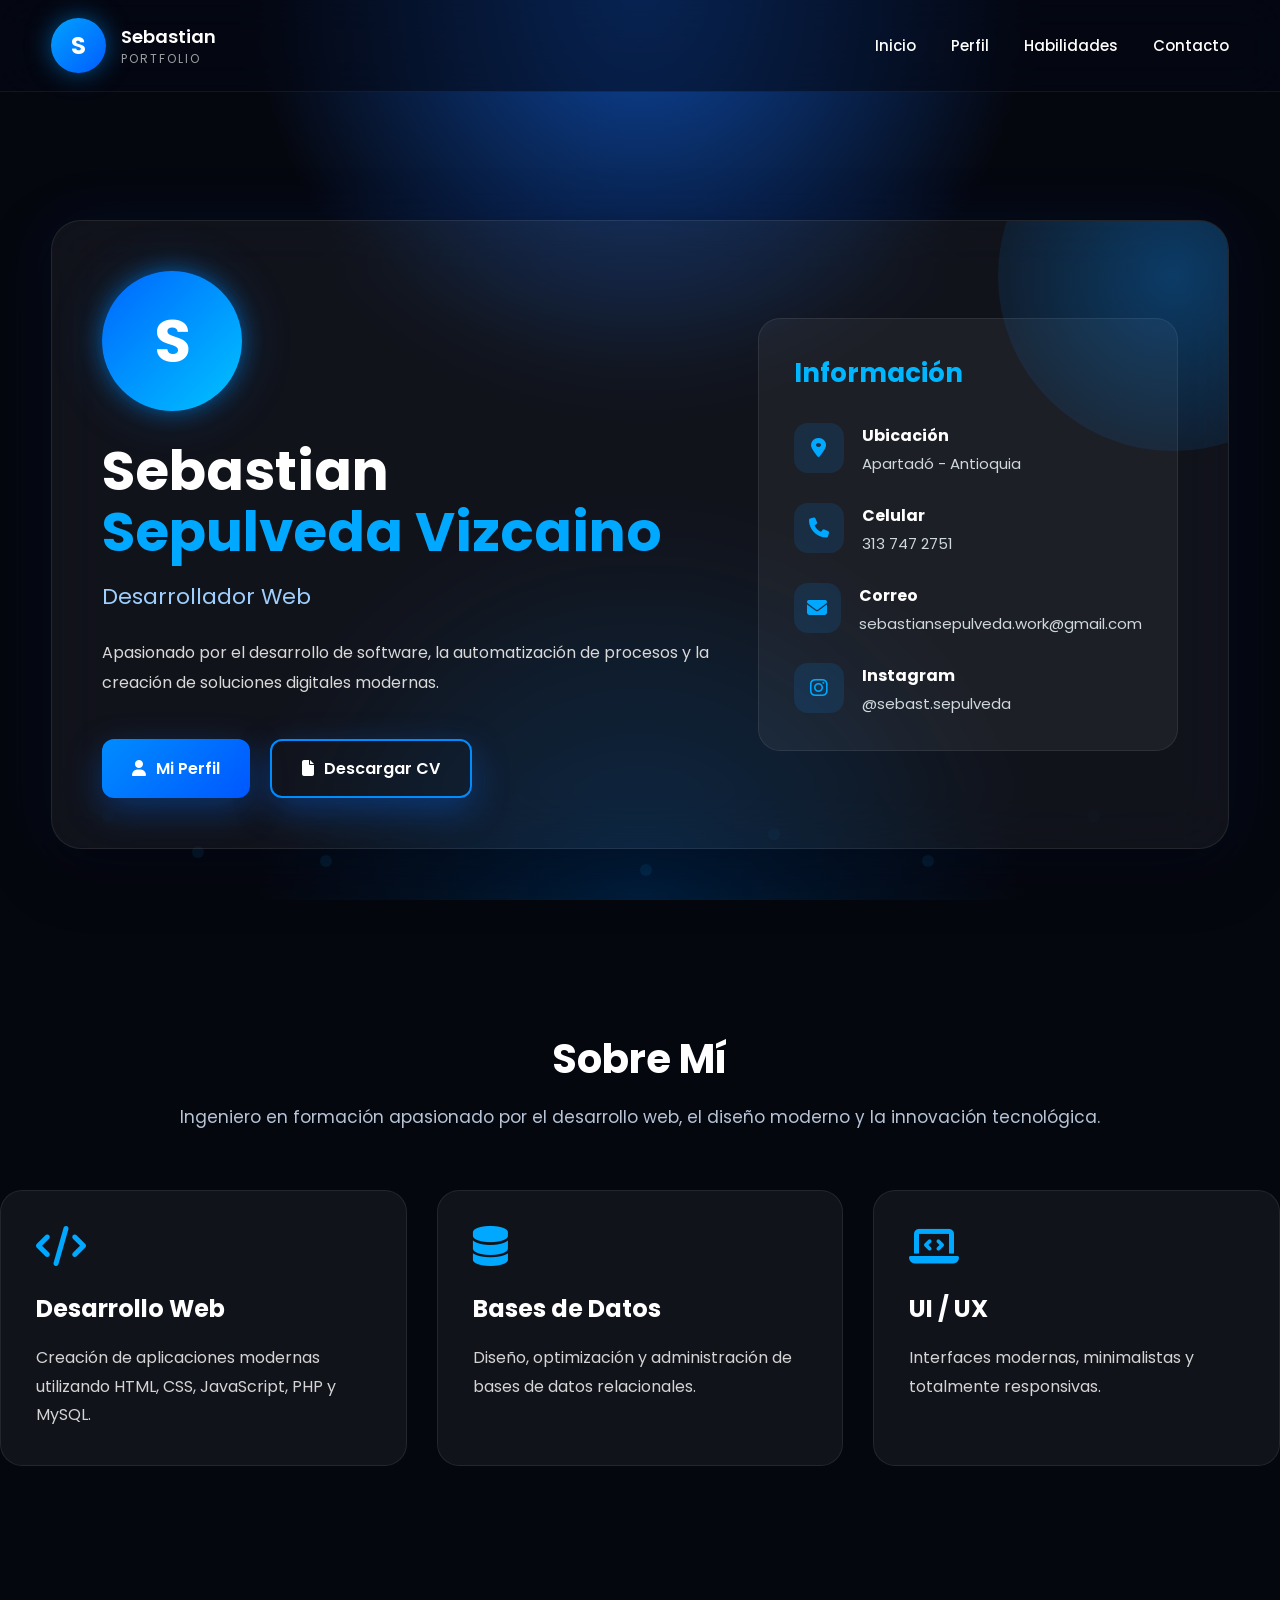
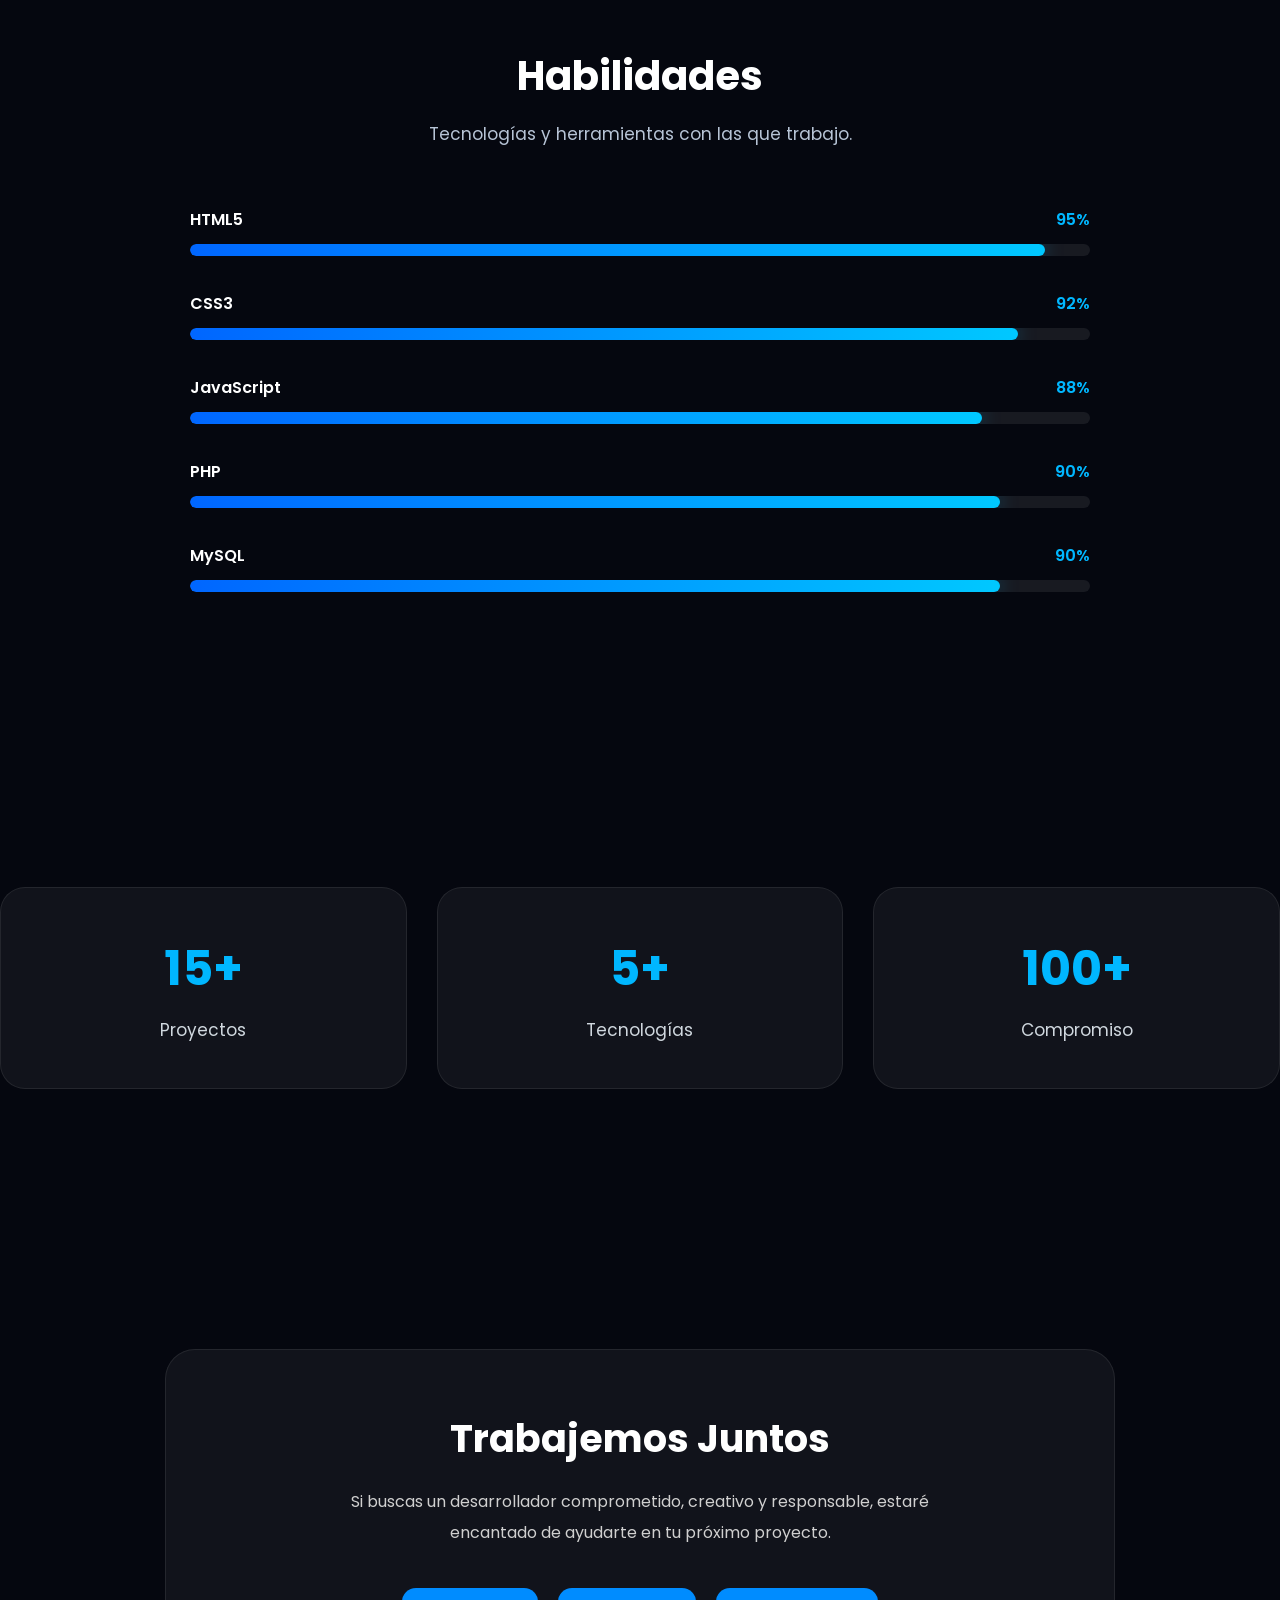
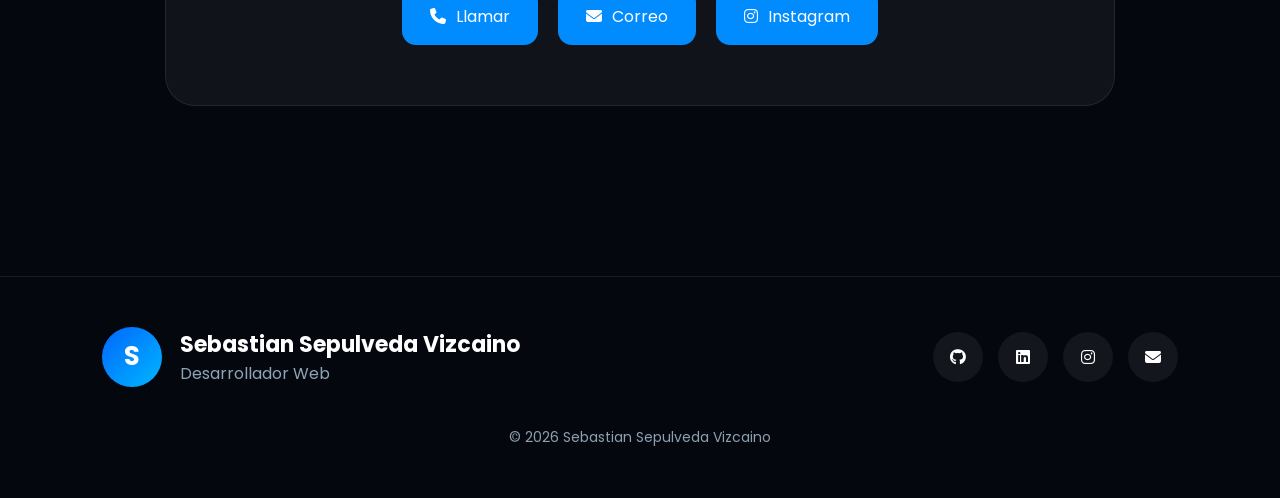
<file: index.html>
<!DOCTYPE html>
<html lang="es">

<head>

<meta charset="UTF-8">
<meta http-equiv="X-UA-Compatible" content="IE=edge">
<meta name="viewport" content="width=device-width, initial-scale=1.0">

<title>Sebastian Sepulveda Vizcaino | Portfolio</title>

<meta name="description" content="Hoja de Vida Profesional de Sebastián Sepúlveda Vizcaíno">

<link rel="preconnect" href="https://fonts.googleapis.com">

<link rel="preconnect" href="https://fonts.gstatic.com" crossorigin>

<link href="https://fonts.googleapis.com/css2?family=Poppins:wght@300;400;500;600;700;800&display=swap" rel="stylesheet">

<link rel="stylesheet"
href="https://cdnjs.cloudflare.com/ajax/libs/font-awesome/6.6.0/css/all.min.css">

<link rel="stylesheet" href="css/style.css">

</head>

<body>

<div class="bg-animation">

<span></span>
<span></span>
<span></span>
<span></span>
<span></span>
<span></span>
<span></span>
<span></span>

</div>

<header>

<nav class="navbar">

<div class="logo">

<div class="logo-circle">
S
</div>

<div class="logo-text">

<h2>Sebastian</h2>

<p>Portfolio</p>

</div>

</div>

<ul>

<li><a href="#inicio">Inicio</a></li>

<li><a href="#perfil">Perfil</a></li>

<li><a href="#habilidades">Habilidades</a></li>

<li><a href="#contacto">Contacto</a></li>

</ul>

</nav>

</header>

<main>

<section id="inicio">

<div class="container">

<div class="glass-card">

<div class="left">

<div class="avatar">

<div class="avatar-circle">

S

</div>

</div>

<h1>

Sebastian<br>

<span>Sepulveda Vizcaino</span>

</h1>

<h3>

Desarrollador Web

</h3>

<p class="descripcion">

Apasionado por el desarrollo de software,
la automatización de procesos y la creación
de soluciones digitales modernas.

</p>

<div class="buttons">

<a href="#perfil" class="btn">

<i class="fa-solid fa-user"></i>

Mi Perfil

</a>

<a href="#" class="btn btn-outline">

<i class="fa-solid fa-file"></i>

Descargar CV

</a>

</div>

</div>

<div class="right">

<div class="info-card">

<h2>

Información

</h2>

<div class="info">

<i class="fa-solid fa-location-dot"></i>

<div>

<h4>Ubicación</h4>

<p>

Apartadó - Antioquia

</p>

</div>

</div>

<div class="info">

<i class="fa-solid fa-phone"></i>

<div>

<h4>Celular</h4>

<p>

313 747 2751

</p>

</div>

</div>

<div class="info">

<i class="fa-solid fa-envelope"></i>

<div>

<h4>Correo</h4>

<p>

sebastiansepulveda.work@gmail.com

</p>

</div>

</div>

<div class="info">

<i class="fa-brands fa-instagram"></i>

<div>

<h4>Instagram</h4>

<p>

@sebast.sepulveda

</p>

</div>

</div>

</div>

</div>

</div>

</div>

</section>

<section id="perfil">

<div class="section-title">

<h2>

Sobre Mí

</h2>

<p>

Ingeniero en formación apasionado por el desarrollo web,
el diseño moderno y la innovación tecnológica.

</p>

</div>

<div class="cards">

<div class="card">

<i class="fa-solid fa-code"></i>

<h3>

Desarrollo Web

</h3>

<p>

Creación de aplicaciones modernas utilizando
HTML, CSS, JavaScript, PHP y MySQL.

</p>

</div>

<div class="card">

<i class="fa-solid fa-database"></i>

<h3>

Bases de Datos

</h3>

<p>

Diseño, optimización y administración de bases
de datos relacionales.

</p>

</div>

<div class="card">

<i class="fa-solid fa-laptop-code"></i>

<h3>

UI / UX

</h3>

<p>

Interfaces modernas,
minimalistas y totalmente responsivas.

</p>

</div>

</div>

</section>
<!-- =========================
     HABILIDADES
========================== -->

<section id="habilidades">

    <div class="section-title">
        <h2>Habilidades</h2>
        <p>Tecnologías y herramientas con las que trabajo.</p>
    </div>

    <div class="skills-container">

        <div class="skill">
            <div class="skill-info">
                <span>HTML5</span>
                <span>95%</span>
            </div>

            <div class="progress">
                <div class="bar html"></div>
            </div>
        </div>

        <div class="skill">
            <div class="skill-info">
                <span>CSS3</span>
                <span>92%</span>
            </div>

            <div class="progress">
                <div class="bar css"></div>
            </div>
        </div>

        <div class="skill">
            <div class="skill-info">
                <span>JavaScript</span>
                <span>88%</span>
            </div>

            <div class="progress">
                <div class="bar js"></div>
            </div>
        </div>

        <div class="skill">
            <div class="skill-info">
                <span>PHP</span>
                <span>90%</span>
            </div>

            <div class="progress">
                <div class="bar php"></div>
            </div>
        </div>

        <div class="skill">
            <div class="skill-info">
                <span>MySQL</span>
                <span>90%</span>
            </div>

            <div class="progress">
                <div class="bar mysql"></div>
            </div>
        </div>

    </div>

</section>

<!-- =========================
     ESTADÍSTICAS
========================== -->

<section class="stats">

    <div class="stat-card">

        <h2>15+</h2>

        <span>Proyectos</span>

    </div>

    <div class="stat-card">

        <h2>5+</h2>

        <span>Tecnologías</span>

    </div>

    <div class="stat-card">

        <h2>100%</h2>

        <span>Compromiso</span>

    </div>

</section>

<!-- =========================
     CONTACTO
========================== -->

<section id="contacto">

<div class="contact-card">

<h2>

Trabajemos Juntos

</h2>

<p>

Si buscas un desarrollador comprometido,
creativo y responsable, estaré encantado
de ayudarte en tu próximo proyecto.

</p>

<div class="contact-buttons">

<a href="tel:3137472751">

<i class="fa-solid fa-phone"></i>

Llamar

</a>

<a href="mailto:sebastiansepulveda.work@gmail.com">

<i class="fa-solid fa-envelope"></i>

Correo

</a>

<a href="https://instagram.com/sebast.sepulveda" target="_blank">

<i class="fa-brands fa-instagram"></i>

Instagram

</a>

</div>

</div>

</section>

</main>

<footer>

<div class="footer-content">

<div class="footer-logo">

<div class="footer-circle">

S

</div>

<div>

<h3>

Sebastian Sepulveda Vizcaino

</h3>

<p>

Desarrollador Web

</p>

</div>

</div>

<div class="footer-social">

<a href="#">

<i class="fab fa-github"></i>

</a>

<a href="#">

<i class="fab fa-linkedin"></i>

</a>

<a href="https://instagram.com/sebast.sepulveda">

<i class="fab fa-instagram"></i>

</a>

<a href="mailto:sebastiansepulveda.work@gmail.com">

<i class="fas fa-envelope"></i>

</a>

</div>

</div>

<div class="copyright">

© 2026 Sebastian Sepulveda Vizcaino

</div>


</footer>

<script src="js/app.js"></script>

</body>
</html>
</file>
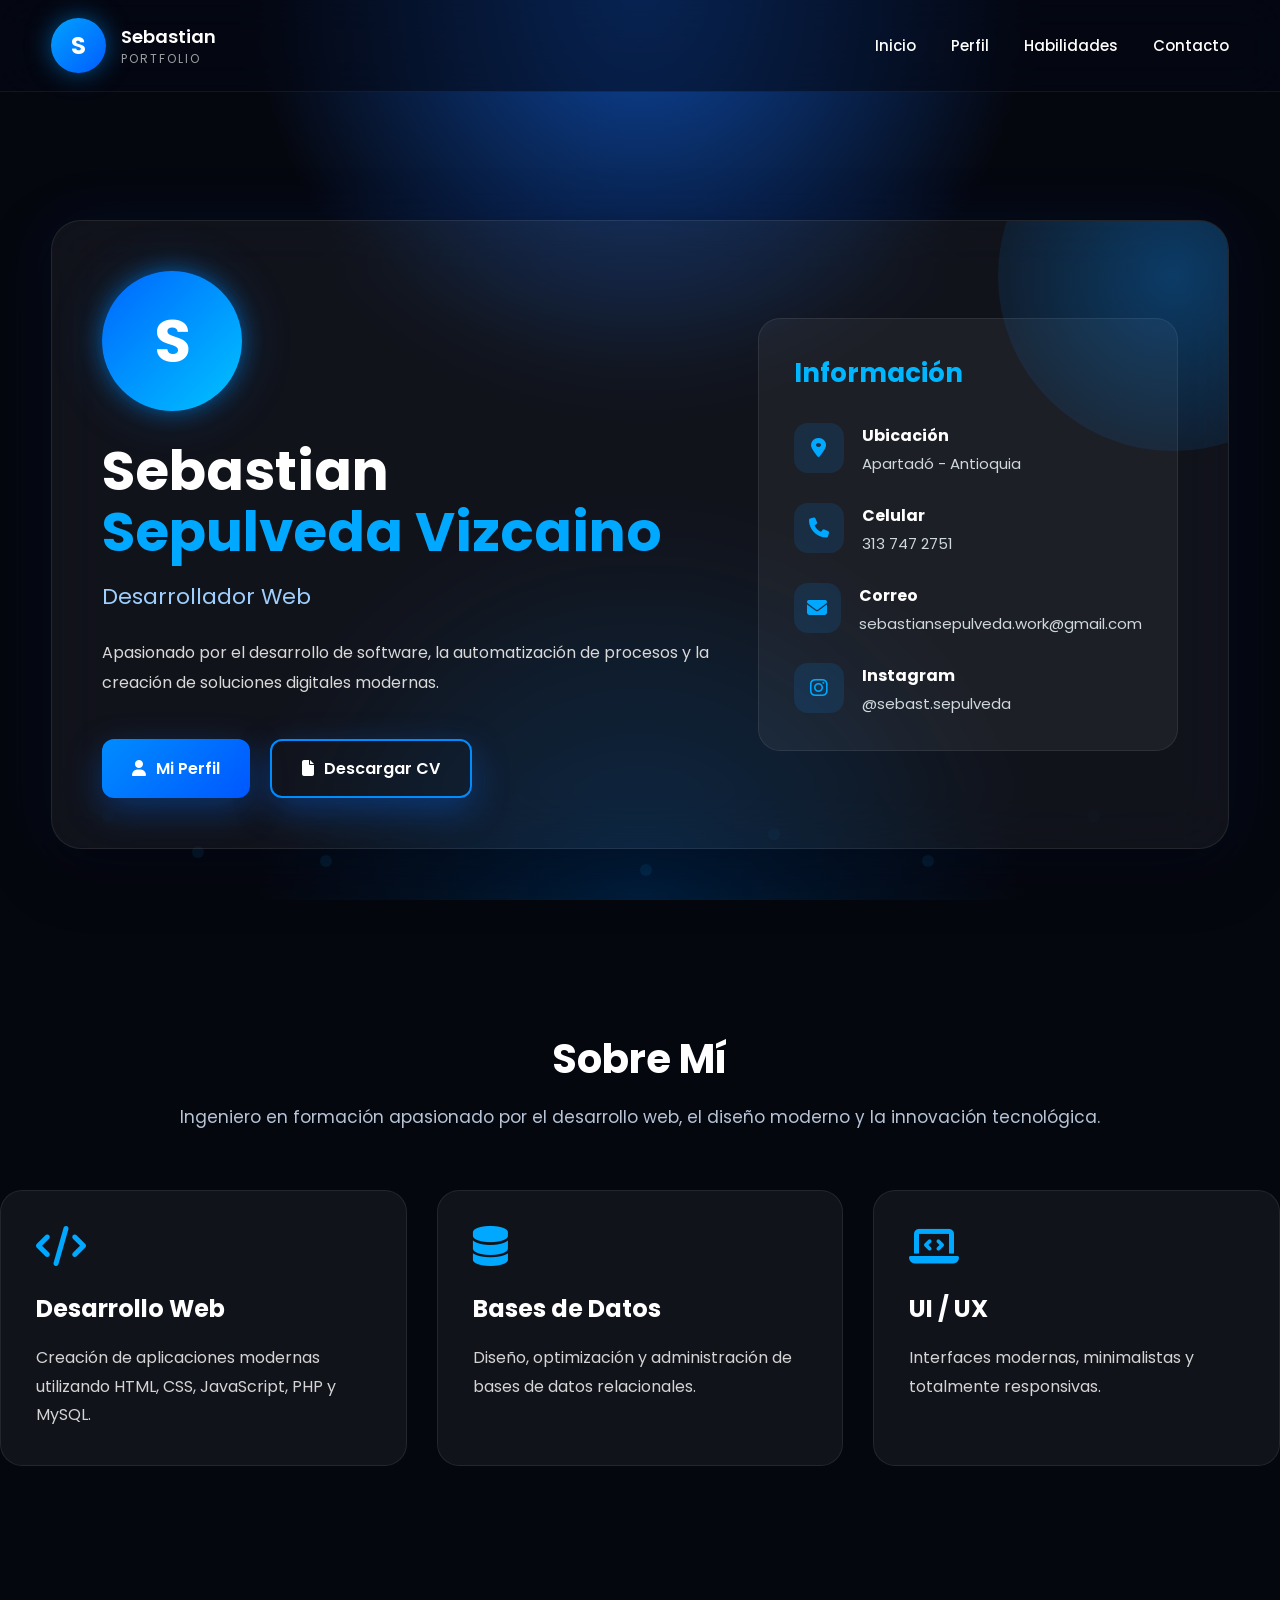
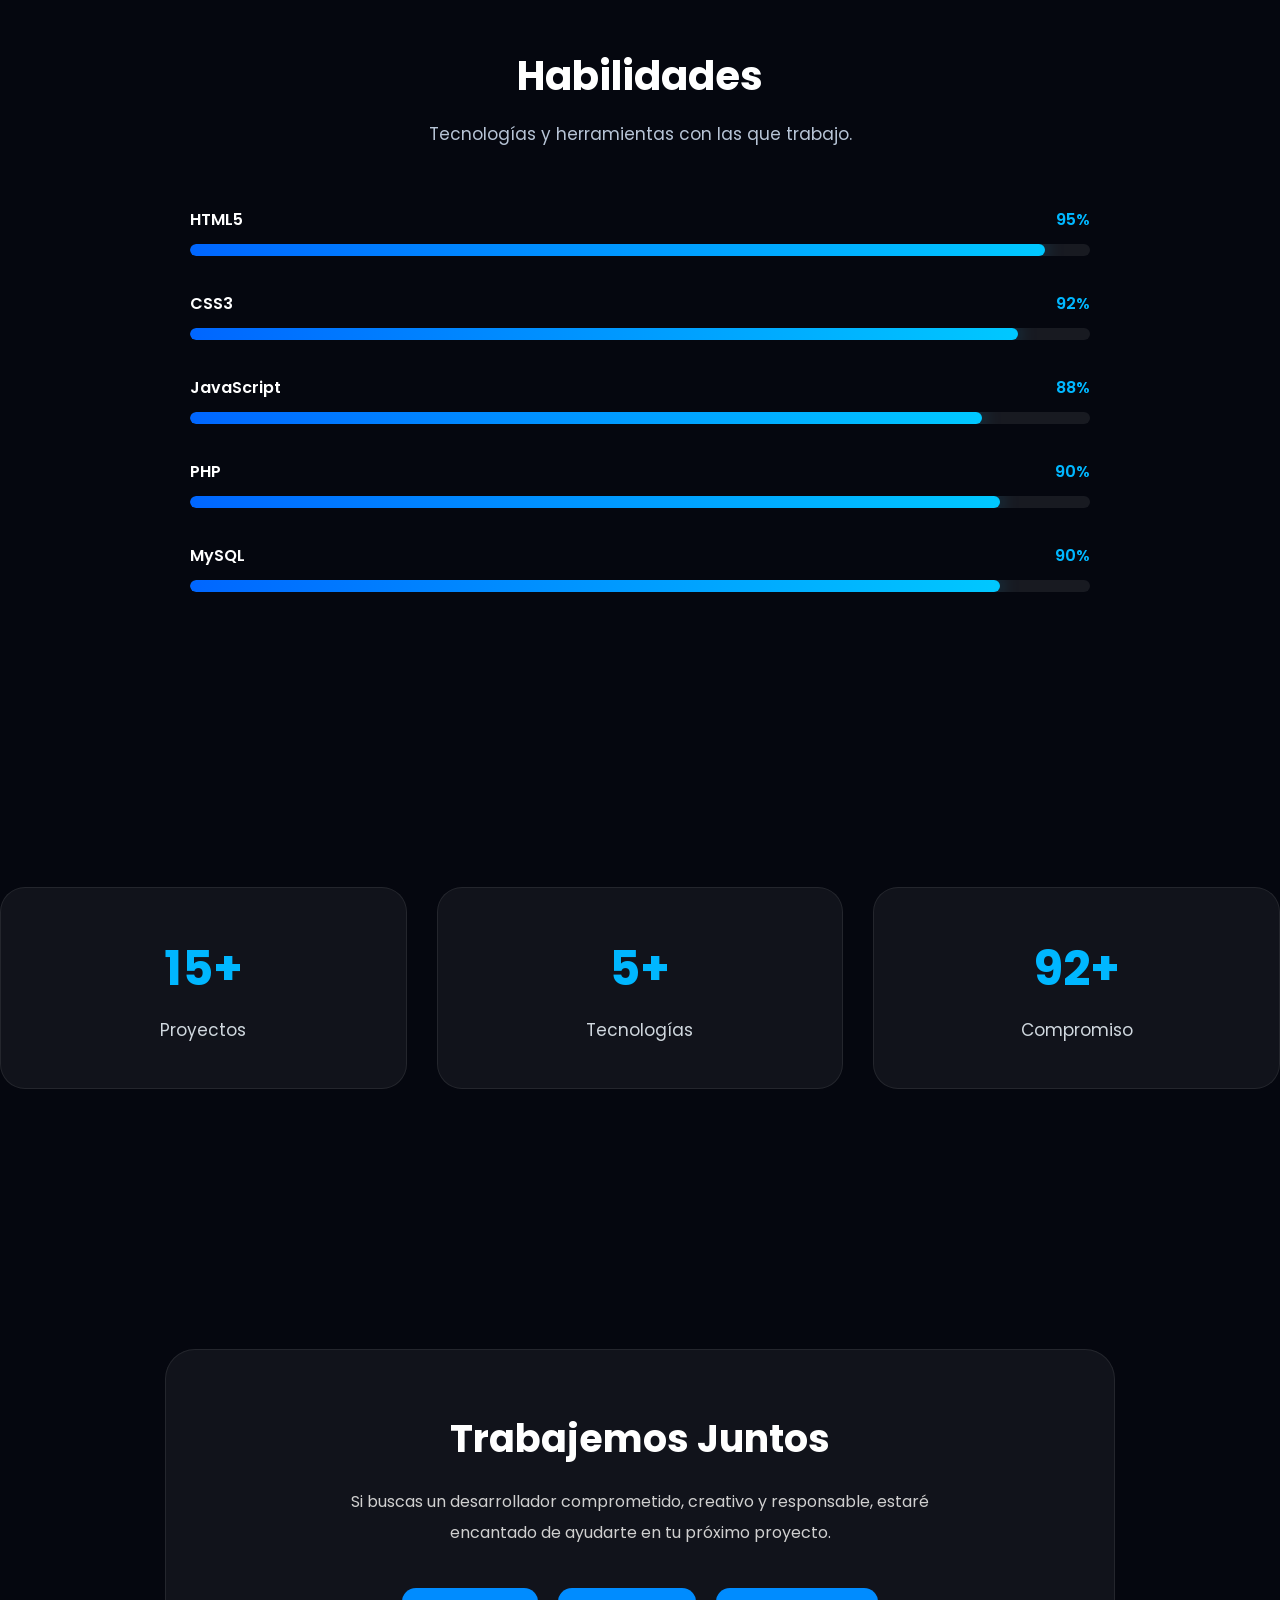
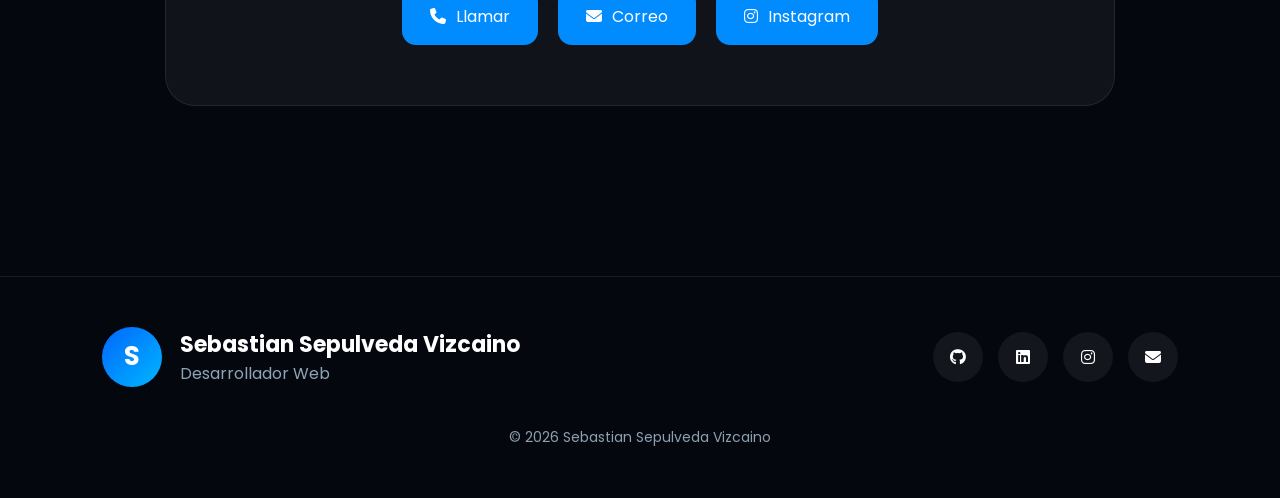
<file: HdV_index.html>
<!DOCTYPE html>
<html lang="es">

<head>

<meta charset="UTF-8">
<meta http-equiv="X-UA-Compatible" content="IE=edge">
<meta name="viewport" content="width=device-width, initial-scale=1.0">

<title>Sebastian Sepulveda Vizcaino | Portfolio</title>

<meta name="description" content="Hoja de Vida Profesional de Sebastián Sepúlveda Vizcaíno">

<link rel="preconnect" href="https://fonts.googleapis.com">

<link rel="preconnect" href="https://fonts.gstatic.com" crossorigin>

<link href="https://fonts.googleapis.com/css2?family=Poppins:wght@300;400;500;600;700;800&display=swap" rel="stylesheet">

<link rel="stylesheet"
href="https://cdnjs.cloudflare.com/ajax/libs/font-awesome/6.6.0/css/all.min.css">

<link rel="stylesheet" href="css/style.css">

</head>

<body>

<div class="bg-animation">

<span></span>
<span></span>
<span></span>
<span></span>
<span></span>
<span></span>
<span></span>
<span></span>

</div>

<header>

<nav class="navbar">

<div class="logo">

<div class="logo-circle">
S
</div>

<div class="logo-text">

<h2>Sebastian</h2>

<p>Portfolio</p>

</div>

</div>

<ul>

<li><a href="#inicio">Inicio</a></li>

<li><a href="#perfil">Perfil</a></li>

<li><a href="#habilidades">Habilidades</a></li>

<li><a href="#contacto">Contacto</a></li>

</ul>

</nav>

</header>

<main>

<section id="inicio">

<div class="container">

<div class="glass-card">

<div class="left">

<div class="avatar">

<div class="avatar-circle">

S

</div>

</div>

<h1>

Sebastian<br>

<span>Sepulveda Vizcaino</span>

</h1>

<h3>

Desarrollador Web

</h3>

<p class="descripcion">

Apasionado por el desarrollo de software,
la automatización de procesos y la creación
de soluciones digitales modernas.

</p>

<div class="buttons">

<a href="#perfil" class="btn">

<i class="fa-solid fa-user"></i>

Mi Perfil

</a>

<a href="#" class="btn btn-outline">

<i class="fa-solid fa-file"></i>

Descargar CV

</a>

</div>

</div>

<div class="right">

<div class="info-card">

<h2>

Información

</h2>

<div class="info">

<i class="fa-solid fa-location-dot"></i>

<div>

<h4>Ubicación</h4>

<p>

Apartadó - Antioquia

</p>

</div>

</div>

<div class="info">

<i class="fa-solid fa-phone"></i>

<div>

<h4>Celular</h4>

<p>

313 747 2751

</p>

</div>

</div>

<div class="info">

<i class="fa-solid fa-envelope"></i>

<div>

<h4>Correo</h4>

<p>

sebastiansepulveda.work@gmail.com

</p>

</div>

</div>

<div class="info">

<i class="fa-brands fa-instagram"></i>

<div>

<h4>Instagram</h4>

<p>

@sebast.sepulveda

</p>

</div>

</div>

</div>

</div>

</div>

</div>

</section>

<section id="perfil">

<div class="section-title">

<h2>

Sobre Mí

</h2>

<p>

Ingeniero en formación apasionado por el desarrollo web,
el diseño moderno y la innovación tecnológica.

</p>

</div>

<div class="cards">

<div class="card">

<i class="fa-solid fa-code"></i>

<h3>

Desarrollo Web

</h3>

<p>

Creación de aplicaciones modernas utilizando
HTML, CSS, JavaScript, PHP y MySQL.

</p>

</div>

<div class="card">

<i class="fa-solid fa-database"></i>

<h3>

Bases de Datos

</h3>

<p>

Diseño, optimización y administración de bases
de datos relacionales.

</p>

</div>

<div class="card">

<i class="fa-solid fa-laptop-code"></i>

<h3>

UI / UX

</h3>

<p>

Interfaces modernas,
minimalistas y totalmente responsivas.

</p>

</div>

</div>

</section>
<!-- =========================
     HABILIDADES
========================== -->

<section id="habilidades">

    <div class="section-title">
        <h2>Habilidades</h2>
        <p>Tecnologías y herramientas con las que trabajo.</p>
    </div>

    <div class="skills-container">

        <div class="skill">
            <div class="skill-info">
                <span>HTML5</span>
                <span>95%</span>
            </div>

            <div class="progress">
                <div class="bar html"></div>
            </div>
        </div>

        <div class="skill">
            <div class="skill-info">
                <span>CSS3</span>
                <span>92%</span>
            </div>

            <div class="progress">
                <div class="bar css"></div>
            </div>
        </div>

        <div class="skill">
            <div class="skill-info">
                <span>JavaScript</span>
                <span>88%</span>
            </div>

            <div class="progress">
                <div class="bar js"></div>
            </div>
        </div>

        <div class="skill">
            <div class="skill-info">
                <span>PHP</span>
                <span>90%</span>
            </div>

            <div class="progress">
                <div class="bar php"></div>
            </div>
        </div>

        <div class="skill">
            <div class="skill-info">
                <span>MySQL</span>
                <span>90%</span>
            </div>

            <div class="progress">
                <div class="bar mysql"></div>
            </div>
        </div>

    </div>

</section>

<!-- =========================
     ESTADÍSTICAS
========================== -->

<section class="stats">

    <div class="stat-card">

        <h2>15+</h2>

        <span>Proyectos</span>

    </div>

    <div class="stat-card">

        <h2>5+</h2>

        <span>Tecnologías</span>

    </div>

    <div class="stat-card">

        <h2>100%</h2>

        <span>Compromiso</span>

    </div>

</section>

<!-- =========================
     CONTACTO
========================== -->

<section id="contacto">

<div class="contact-card">

<h2>

Trabajemos Juntos

</h2>

<p>

Si buscas un desarrollador comprometido,
creativo y responsable, estaré encantado
de ayudarte en tu próximo proyecto.

</p>

<div class="contact-buttons">

<a href="tel:3137472751">

<i class="fa-solid fa-phone"></i>

Llamar

</a>

<a href="mailto:sebastiansepulveda.work@gmail.com">

<i class="fa-solid fa-envelope"></i>

Correo

</a>

<a href="https://instagram.com/sebast.sepulveda" target="_blank">

<i class="fa-brands fa-instagram"></i>

Instagram

</a>

</div>

</div>

</section>

</main>

<footer>

<div class="footer-content">

<div class="footer-logo">

<div class="footer-circle">

S

</div>

<div>

<h3>

Sebastian Sepulveda Vizcaino

</h3>

<p>

Desarrollador Web

</p>

</div>

</div>

<div class="footer-social">

<a href="#">

<i class="fab fa-github"></i>

</a>

<a href="#">

<i class="fab fa-linkedin"></i>

</a>

<a href="https://instagram.com/sebast.sepulveda">

<i class="fab fa-instagram"></i>

</a>

<a href="mailto:sebastiansepulveda.work@gmail.com">

<i class="fas fa-envelope"></i>

</a>

</div>

</div>

<div class="copyright">

© 2026 Sebastian Sepulveda Vizcaino

</div>


</footer>

<script src="js/app.js"></script>

</body>
</html>
</file>
<file: css/style.css>
/*==================================================
    SEBASTIÁN SEPÚLVEDA VIZCAÍNO
    PORTFOLIO PREMIUM
==================================================*/

*{
    margin:0;
    padding:0;
    box-sizing:border-box;
}

html{
    scroll-behavior:smooth;
}

body{

    font-family:'Poppins',sans-serif;

    background:#05070F;

    color:#fff;

    overflow-x:hidden;

    min-height:100vh;

}

/*==========================
      SCROLL
==========================*/

::-webkit-scrollbar{

    width:10px;

}

::-webkit-scrollbar-track{

    background:#07111f;

}

::-webkit-scrollbar-thumb{

    background:#0088ff;

    border-radius:30px;

}

::-webkit-scrollbar-thumb:hover{

    background:#00b7ff;

}

/*==========================
        BACKGROUND
==========================*/

.bg-animation{

    position:fixed;

    width:100%;

    height:100%;

    top:0;

    left:0;

    overflow:hidden;

    z-index:-1;

    background:
    radial-gradient(circle at top,#0d47a1 0%,transparent 35%),
    radial-gradient(circle at bottom,#001f3f 0%,transparent 35%),
    #05070F;

}

.bg-animation span{

    position:absolute;

    width:12px;

    height:12px;

    background:#0fa3ff;

    border-radius:50%;

    opacity:.12;

    animation:float 18s linear infinite;

}

.bg-animation span:nth-child(1){

left:8%;
top:90%;
animation-delay:0s;

}

.bg-animation span:nth-child(2){

left:25%;
top:95%;
animation-delay:4s;

}

.bg-animation span:nth-child(3){

left:40%;
top:88%;
animation-delay:1s;

}

.bg-animation span:nth-child(4){

left:60%;
top:92%;
animation-delay:7s;

}

.bg-animation span:nth-child(5){

left:72%;
top:95%;
animation-delay:2s;

}

.bg-animation span:nth-child(6){

left:85%;
top:90%;
animation-delay:5s;

}

.bg-animation span:nth-child(7){

left:50%;
top:96%;
animation-delay:9s;

}

.bg-animation span:nth-child(8){

left:15%;
top:94%;
animation-delay:12s;

}

@keyframes float{

0%{

transform:translateY(0) scale(.3);

opacity:0;

}

20%{

opacity:.2;

}

100%{

transform:translateY(-120vh) scale(2);

opacity:0;

}

}

/*==========================
        NAVBAR
==========================*/

header{

position:fixed;

width:100%;

top:0;

left:0;

z-index:1000;

backdrop-filter:blur(20px);

background:rgba(4,8,20,.55);

border-bottom:1px solid rgba(255,255,255,.06);

}

.navbar{

width:92%;

max-width:1400px;

margin:auto;

display:flex;

justify-content:space-between;

align-items:center;

padding:18px 0;

}

.logo{

display:flex;

align-items:center;

gap:15px;

}

.logo-circle{

width:55px;

height:55px;

border-radius:50%;

display:flex;

align-items:center;

justify-content:center;

font-size:24px;

font-weight:700;

background:linear-gradient(135deg,#00a2ff,#005dff);

box-shadow:

0 0 25px rgba(0,153,255,.5);

}

.logo-text h2{

font-size:18px;

font-weight:600;

}

.logo-text p{

font-size:12px;

opacity:.6;

letter-spacing:2px;

text-transform:uppercase;

}

.navbar ul{

display:flex;

gap:35px;

list-style:none;

}

.navbar a{

text-decoration:none;

color:#fff;

font-size:15px;

font-weight:500;

transition:.35s;

position:relative;

}

.navbar a::after{

content:"";

position:absolute;

left:0;

bottom:-8px;

width:0;

height:2px;

background:#00a2ff;

transition:.3s;

}

.navbar a:hover{

color:#00a2ff;

}

.navbar a:hover::after{

width:100%;

}

/*==========================
        HERO
==========================*/

main{

padding-top:130px;

}

.container{

width:92%;

max-width:1400px;

margin:auto;

}

.glass-card{

display:grid;

grid-template-columns:1fr 420px;

gap:45px;

padding:50px;

border-radius:30px;

background:rgba(255,255,255,.05);

border:1px solid rgba(255,255,255,.08);

backdrop-filter:blur(30px);

box-shadow:

0 20px 60px rgba(0,0,0,.45),

0 0 60px rgba(0,102,255,.10);

position:relative;

overflow:hidden;

}

.glass-card::before{

content:"";

position:absolute;

width:350px;

height:350px;

background:radial-gradient(#008cff55,transparent);

right:-120px;

top:-120px;

border-radius:50%;

}

/*==================================================
                PANEL IZQUIERDO
==================================================*/

.left{

    display:flex;
    flex-direction:column;
    justify-content:center;

}

.avatar{

    margin-bottom:30px;

}

.avatar-circle{

    width:140px;
    height:140px;

    border-radius:50%;

    display:flex;
    justify-content:center;
    align-items:center;

    font-size:60px;
    font-weight:700;

    color:#fff;

    background:linear-gradient(135deg,#0066ff,#00c3ff);

    box-shadow:
        0 0 20px rgba(0,140,255,.5),
        0 0 50px rgba(0,140,255,.25);

    transition:.4s;

}

.avatar-circle:hover{

    transform:scale(1.08) rotate(5deg);

    box-shadow:
        0 0 30px rgba(0,140,255,.8),
        0 0 80px rgba(0,140,255,.35);

}

.left h1{

    font-size:55px;
    line-height:1.1;
    font-weight:700;

}

.left h1 span{

    color:#00a8ff;

}

.left h3{

    margin-top:18px;

    font-size:22px;

    font-weight:400;

    color:#9ecfff;

}

.descripcion{

    margin-top:25px;

    max-width:620px;

    color:#d9d9d9;

    line-height:1.9;

    font-size:16px;

}

/*==================================================
                    BOTONES
==================================================*/

.buttons{

    margin-top:40px;

    display:flex;

    gap:20px;

    flex-wrap:wrap;

}

.btn{

    display:inline-flex;

    align-items:center;

    gap:10px;

    padding:15px 30px;

    border-radius:12px;

    text-decoration:none;

    color:#fff;

    background:linear-gradient(135deg,#008cff,#0057ff);

    transition:.35s;

    font-weight:600;

    box-shadow:0 12px 35px rgba(0,110,255,.35);

}

.btn:hover{

    transform:translateY(-5px);

    box-shadow:0 18px 40px rgba(0,140,255,.5);

}

.btn-outline{

    background:transparent;

    border:2px solid #008cff;

}

.btn-outline:hover{

    background:#008cff;

}

/*==================================================
                 PANEL DERECHO
==================================================*/

.right{

    display:flex;

    align-items:center;

}

.info-card{

    width:100%;

    background:rgba(255,255,255,.05);

    border:1px solid rgba(255,255,255,.08);

    border-radius:22px;

    padding:35px;

}

.info-card h2{

    margin-bottom:30px;

    color:#00b7ff;

    font-size:26px;

}

.info{

    display:flex;

    align-items:flex-start;

    gap:18px;

    margin-bottom:28px;

}

.info:last-child{

    margin-bottom:0;

}

.info i{

    width:50px;
    height:50px;

    border-radius:14px;

    display:flex;
    justify-content:center;
    align-items:center;

    background:#008cff22;

    color:#00a8ff;

    font-size:20px;

}

.info h4{

    margin-bottom:4px;

    font-size:16px;

}

.info p{

    color:#cfd8dc;

    font-size:15px;

}

/*==================================================
                  TITULOS
==================================================*/

section{

    padding:90px 0;

}

.section-title{

    text-align:center;

    margin-bottom:60px;

}

.section-title h2{

    font-size:40px;

    margin-bottom:15px;

    color:#ffffff;

}

.section-title p{

    color:#b7c4d6;

    font-size:17px;

}

/*==================================================
                    CARDS
==================================================*/

.cards{

    display:grid;

    grid-template-columns:repeat(auto-fit,minmax(280px,1fr));

    gap:30px;

}

.card{

    background:rgba(255,255,255,.05);

    border:1px solid rgba(255,255,255,.08);

    border-radius:22px;

    padding:35px;

    transition:.35s;

}

.card:hover{

    transform:translateY(-10px);

    border-color:#008cff;

    box-shadow:0 20px 50px rgba(0,120,255,.18);

}

.card i{

    font-size:40px;

    color:#00a8ff;

    margin-bottom:25px;

}

.card h3{

    margin-bottom:18px;

    font-size:24px;

}

.card p{

    line-height:1.8;

    color:#d4d4d4;

}

/*==================================================
                HABILIDADES
==================================================*/

.skills-container{

    width:100%;
    max-width:900px;
    margin:0 auto;

}

.skill{

    margin-bottom:35px;

}

.skill-info{

    display:flex;
    justify-content:space-between;
    align-items:center;

    margin-bottom:12px;

}

.skill-info span:first-child{

    font-size:16px;
    font-weight:600;
    color:#fff;

}

.skill-info span:last-child{

    color:#00b7ff;
    font-weight:600;

}

.progress{

    width:100%;
    height:12px;

    background:rgba(255,255,255,.08);

    border-radius:50px;

    overflow:hidden;

}

.bar{

    height:100%;

    border-radius:50px;

    background:linear-gradient(90deg,#0066ff,#00c8ff);

    box-shadow:0 0 20px rgba(0,180,255,.35);

    animation:grow 2s ease;

}

.html{

    width:95%;

}

.css{

    width:92%;

}

.js{

    width:88%;

}

.php{

    width:90%;

}

.mysql{

    width:90%;

}

@keyframes grow{

    from{

        width:0;

    }

}

/*==================================================
                  ESTADISTICAS
==================================================*/

.stats{

    width:100%;

    display:grid;

    grid-template-columns:repeat(3,1fr);

    gap:30px;

    margin:80px auto;

}

.stat-card{

    background:rgba(255,255,255,.05);

    border:1px solid rgba(255,255,255,.08);

    border-radius:25px;

    padding:45px;

    text-align:center;

    transition:.35s;

}

.stat-card:hover{

    transform:translateY(-8px);

    box-shadow:0 15px 45px rgba(0,132,255,.20);

    border-color:#008cff;

}

.stat-card h2{

    font-size:48px;

    color:#00b7ff;

    margin-bottom:12px;

}

.stat-card span{

    color:#d0d8df;

    font-size:17px;

}

/*==================================================
                  CONTACTO
==================================================*/

.contact-card{

    max-width:950px;

    margin:auto;

    text-align:center;

    padding:60px;

    border-radius:30px;

    background:rgba(255,255,255,.05);

    border:1px solid rgba(255,255,255,.08);

}

.contact-card h2{

    font-size:38px;

    margin-bottom:20px;

}

.contact-card p{

    line-height:1.9;

    color:#d0d0d0;

    max-width:650px;

    margin:auto;

}

.contact-buttons{

    margin-top:40px;

    display:flex;

    justify-content:center;

    gap:20px;

    flex-wrap:wrap;

}

.contact-buttons a{

    display:flex;

    align-items:center;

    gap:10px;

    text-decoration:none;

    color:white;

    padding:16px 28px;

    border-radius:14px;

    background:#008cff;

    transition:.35s;

}

.contact-buttons a:hover{

    background:#005eff;

    transform:translateY(-4px);

}

/*==================================================
                  FOOTER
==================================================*/

footer{

    margin-top:80px;

    padding:50px 8%;

    border-top:1px solid rgba(255,255,255,.08);

    background:#05070f;

}

.footer-content{

    display:flex;

    justify-content:space-between;

    align-items:center;

    flex-wrap:wrap;

    gap:30px;

}

.footer-logo{

    display:flex;

    align-items:center;

    gap:18px;

}

.footer-circle{

    width:60px;

    height:60px;

    border-radius:50%;

    display:flex;

    justify-content:center;

    align-items:center;

    font-size:26px;

    font-weight:700;

    background:linear-gradient(135deg,#0066ff,#00b7ff);

}

.footer-logo h3{

    font-size:22px;

}

.footer-logo p{

    color:#8ea5b5;

}

.footer-social{

    display:flex;

    gap:15px;

}

.footer-social a{

    width:50px;

    height:50px;

    border-radius:50%;

    display:flex;

    justify-content:center;

    align-items:center;

    text-decoration:none;

    color:white;

    background:rgba(255,255,255,.06);

    transition:.35s;

}

.footer-social a:hover{

    background:#008cff;

    transform:translateY(-5px);

}

.copyright{

    margin-top:40px;

    text-align:center;

    color:#8da0ae;

    font-size:14px;

}

/*==================================================
              EFECTOS GENERALES
==================================================*/

.glass-card,
.card,
.stat-card,
.contact-card,
.info-card{

    transition:all .35s ease;

}

.glass-card:hover{

    transform:translateY(-8px);

    box-shadow:
        0 25px 60px rgba(0,0,0,.45),
        0 0 80px rgba(0,140,255,.18);

}

::selection{

    background:#008cff;

    color:#fff;

}
/*==================================================
                ANIMACIONES
==================================================*/

@keyframes fadeUp{

    from{

        opacity:0;
        transform:translateY(40px);

    }

    to{

        opacity:1;
        transform:translateY(0);

    }

}

@keyframes fadeLeft{

    from{

        opacity:0;
        transform:translateX(-60px);

    }

    to{

        opacity:1;
        transform:translateX(0);

    }

}

@keyframes fadeRight{

    from{

        opacity:0;
        transform:translateX(60px);

    }

    to{

        opacity:1;
        transform:translateX(0);

    }

}

.left{

    animation:fadeLeft 1s ease;

}

.right{

    animation:fadeRight 1s ease;

}

.card,
.skill,
.stat-card,
.contact-card{

    animation:fadeUp .9s ease;

}

/*==================================================
              EFECTO DE BRILLO
==================================================*/

.glass-card::after{

    content:"";

    position:absolute;

    top:-120%;

    left:-60%;

    width:220px;

    height:220%;

    background:linear-gradient(

        90deg,

        transparent,

        rgba(255,255,255,.10),

        transparent

    );

    transform:rotate(25deg);

    animation:shine 8s infinite;

}

@keyframes shine{

    0%{

        left:-60%;

    }

    100%{

        left:140%;

    }

}

/*==================================================
             HOVER GENERAL
==================================================*/

.card:hover i{

    transform:scale(1.15);

    transition:.3s;

}

.footer-social i{

    transition:.3s;

}

.footer-social a:hover i{

    transform:rotate(360deg);

}

.info i{

    transition:.3s;

}

.info:hover i{

    transform:scale(1.1);

    background:#008cff;

    color:white;

}

.btn i{

    transition:.3s;

}

.btn:hover i{

    transform:translateX(5px);

}

/*==================================================
               RESPONSIVE
==================================================*/

@media(max-width:1200px){

.glass-card{

grid-template-columns:1fr;

}

.right{

margin-top:20px;

}

}

@media(max-width:992px){

.navbar{

flex-direction:column;

gap:20px;

}

.navbar ul{

gap:18px;

flex-wrap:wrap;

justify-content:center;

}

.left h1{

font-size:42px;

}

.section-title h2{

font-size:34px;

}

.stats{

grid-template-columns:1fr;

}

}

@media(max-width:768px){

main{

padding-top:170px;

}

.glass-card{

padding:30px;

}

.avatar-circle{

width:110px;
height:110px;

font-size:45px;

}

.left{

text-align:center;

align-items:center;

}

.descripcion{

text-align:center;

}

.buttons{

justify-content:center;

}

.contact-buttons{

flex-direction:column;

}

.contact-buttons a{

justify-content:center;

}

.footer-content{

flex-direction:column;

text-align:center;

}

.footer-logo{

flex-direction:column;

}

}

@media(max-width:600px){

.navbar{

width:95%;

}

.navbar ul{

display:grid;

grid-template-columns:repeat(2,1fr);

gap:15px;

width:100%;

text-align:center;

}

.left h1{

font-size:34px;

}

.left h3{

font-size:18px;

}

.glass-card{

padding:25px;

border-radius:20px;

}

.info-card{

padding:25px;

}

.section-title h2{

font-size:30px;

}

.contact-card{

padding:35px 25px;

}

.contact-card h2{

font-size:30px;

}

.footer-circle{

width:55px;

height:55px;

}

}

@media(max-width:420px){

.buttons{

flex-direction:column;

width:100%;

}

.btn{

justify-content:center;

width:100%;

}

.contact-buttons a{

width:100%;

}

.info{

gap:12px;

}

.info i{

width:42px;

height:42px;

font-size:17px;

}

.left h1{

font-size:30px;

}

.section-title p{

font-size:15px;

}

.credits{

    margin-top:12px;

    text-align:center;

    font-size:13px;

    color:#7f8ea3;

    letter-spacing:.5px;

}

.credits strong{

    color:#ffffff;

    font-weight:600;

}

}

/*==================================================
      EFECTO SUAVE AL HACER SCROLL
==================================================*/

section{

scroll-margin-top:120px;

}

/*==================================================
          FIN DEL ARCHIVO
==================================================*/
</file>
